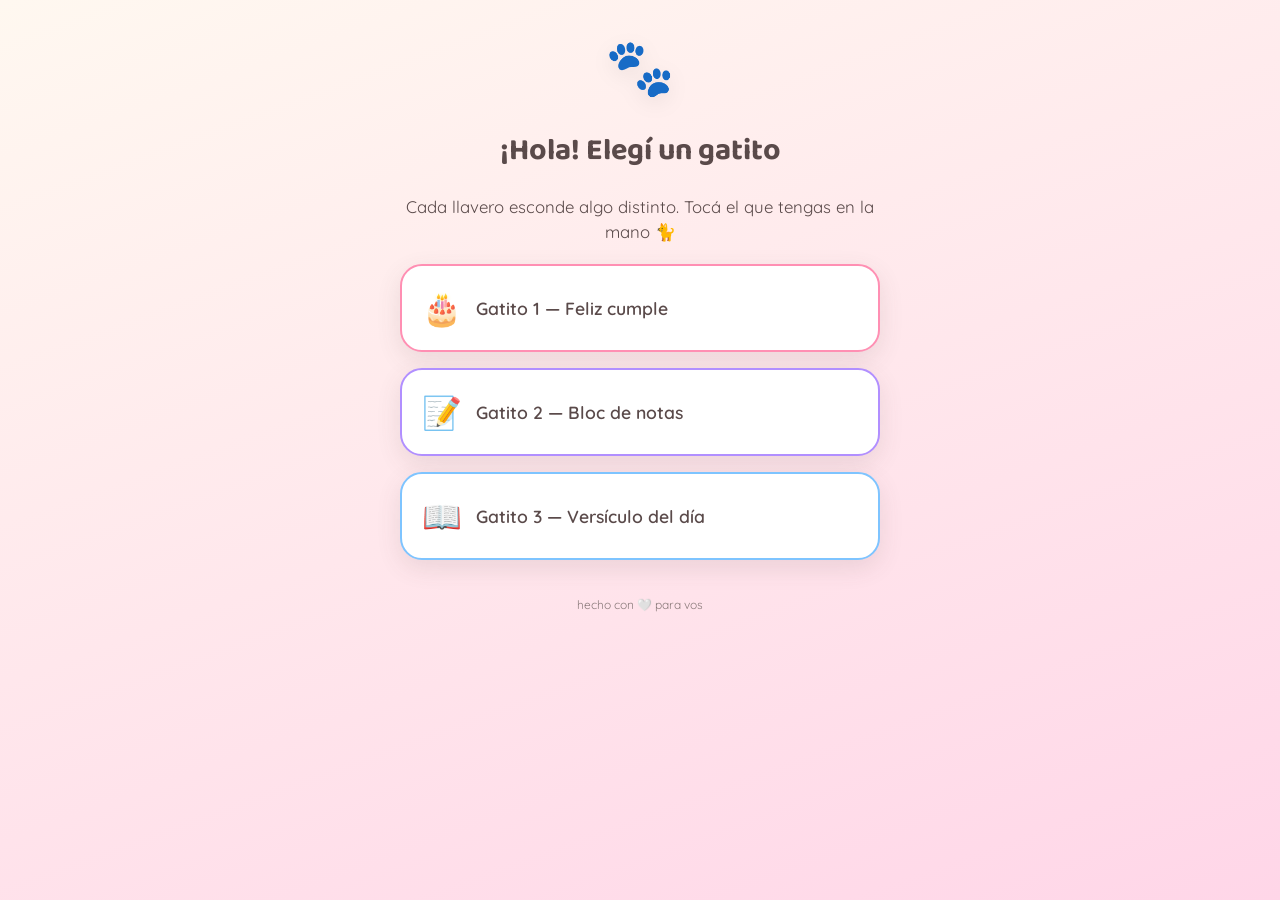
<file: index.html>
<!DOCTYPE html>
<html lang="es">
<head>
  <meta charset="UTF-8">
  <meta name="viewport" content="width=device-width, initial-scale=1.0">
  <title>Para vos 🐱</title>
  <link rel="preconnect" href="https://fonts.googleapis.com">
  <link rel="preconnect" href="https://fonts.gstatic.com" crossorigin>
  <link href="https://fonts.googleapis.com/css2?family=Baloo+2:wght@500;700&family=Quicksand:wght@400;500;700&display=swap" rel="stylesheet">
  <link rel="stylesheet" href="style.css">
</head>
<body>

  <div class="contenedor">
    <div class="emoji-gato">🐾</div>
    <h1><!-- REEMPLAZAR: nombre de tu amiga en el saludo --> ¡Hola! Elegí un gatito</h1>
    <p>Cada llavero esconde algo distinto. Tocá el que tengas en la mano 🐈</p>

    <nav class="menu">
      <a class="menu-link rosa" href="gatito1.html">
        <span class="menu-emoji">🎂</span>
        <span>Gatito 1 — Feliz cumple</span>
      </a>
      <a class="menu-link lavanda" href="gatito2.html">
        <span class="menu-emoji">📝</span>
        <span>Gatito 2 — Bloc de notas</span>
      </a>
      <a class="menu-link celeste" href="gatito3.html">
        <span class="menu-emoji">📖</span>
        <span>Gatito 3 — Versículo del día</span>
      </a>
    </nav>

    <footer>
      <!-- REEMPLAZAR: firma opcional, ej. "hecho con amor por [tu nombre]" -->
      hecho con 🤍 para vos
    </footer>
  </div>

</body>
</html>
</file>
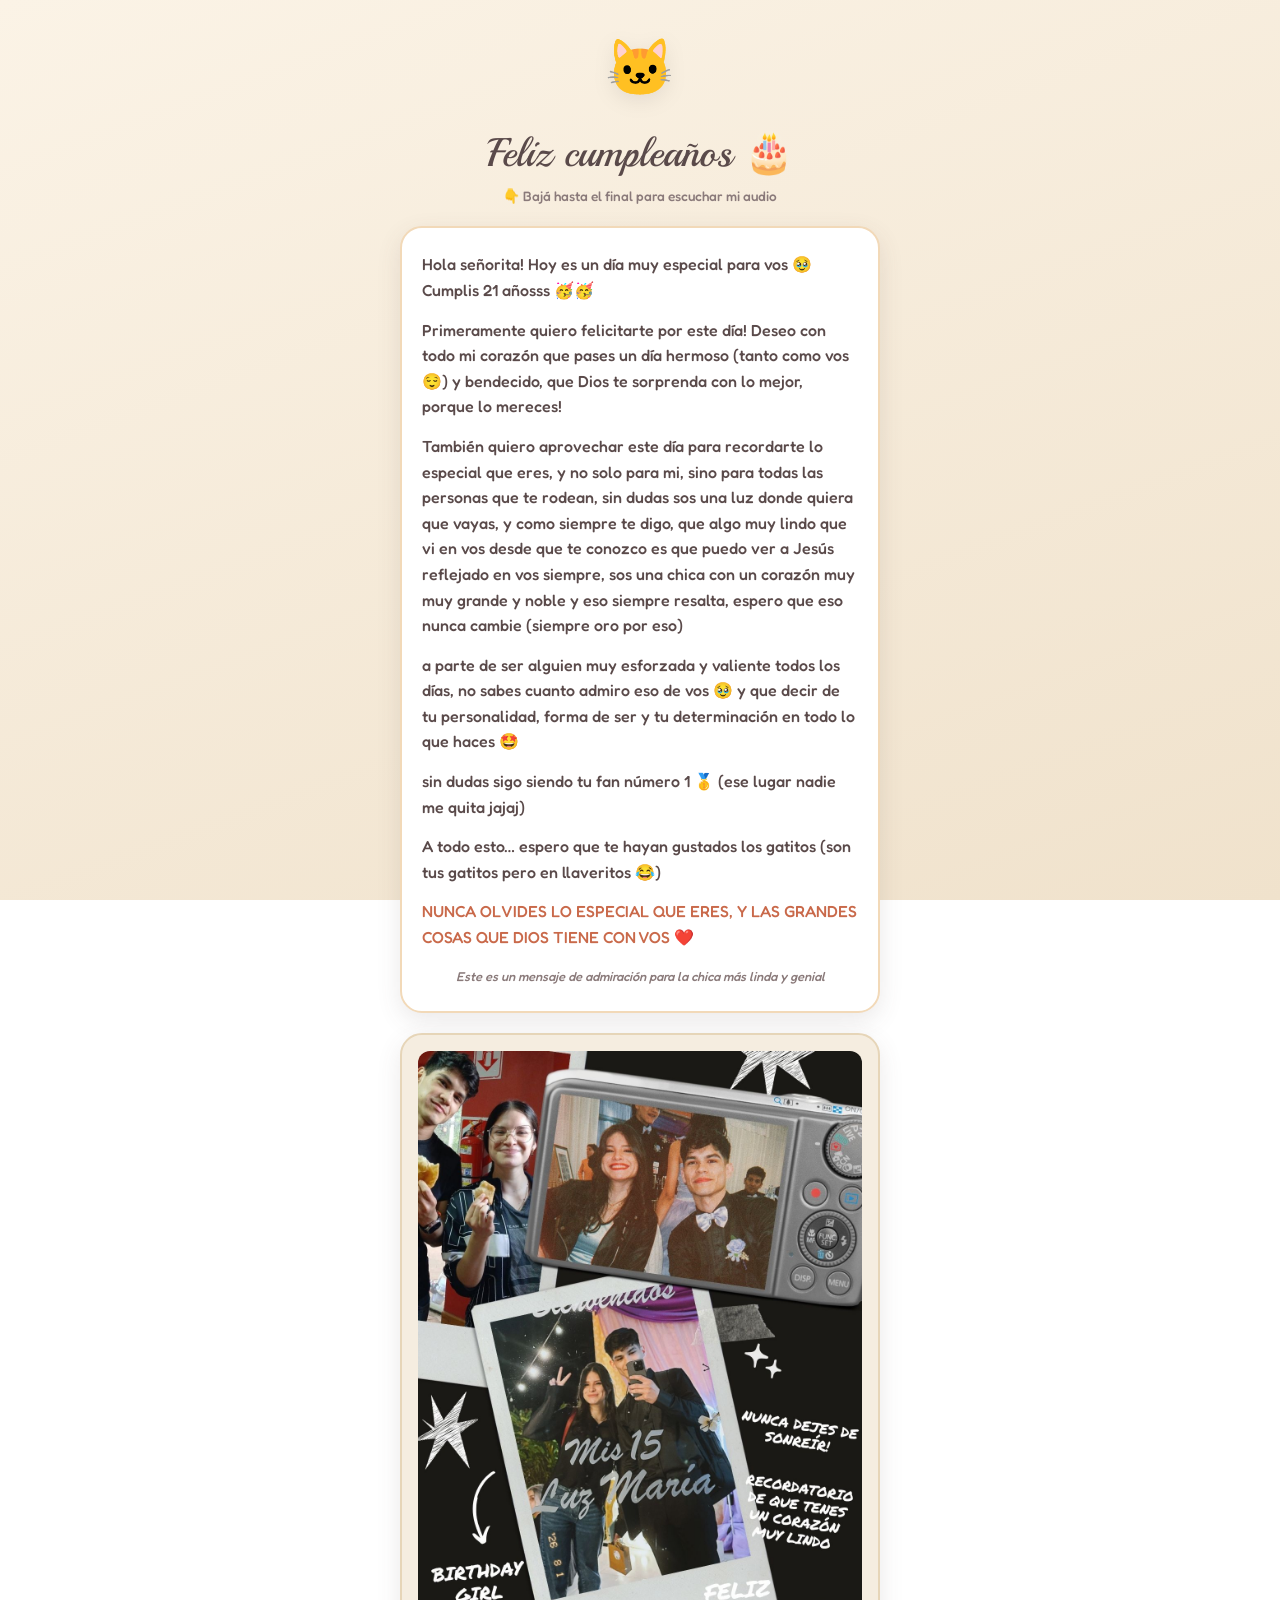
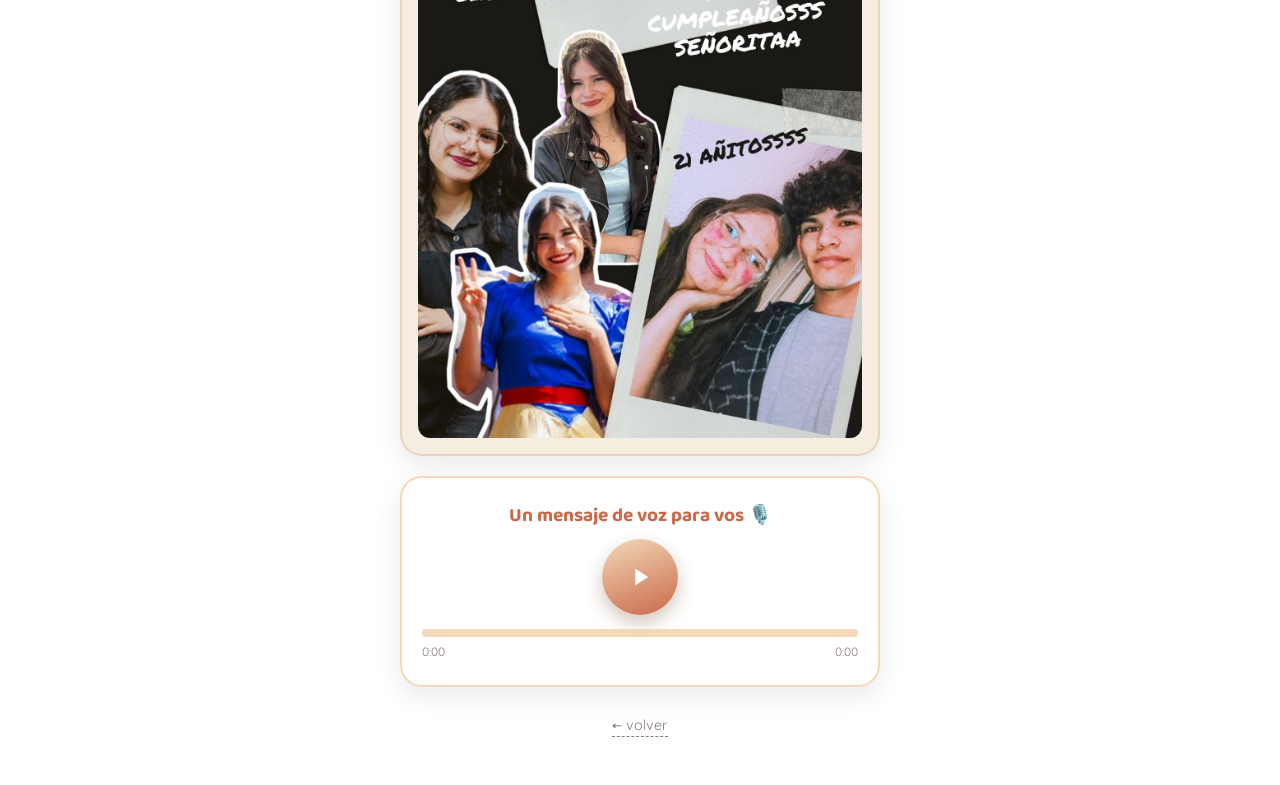
<file: gatito1.html>
<!DOCTYPE html>
<html lang="es">
<head>
  <meta charset="UTF-8">
  <meta name="viewport" content="width=device-width, initial-scale=1.0">
  <title>Feliz cumple 🎂</title>
  <link rel="preconnect" href="https://fonts.googleapis.com">
  <link rel="preconnect" href="https://fonts.gstatic.com" crossorigin>
  <link href="https://fonts.googleapis.com/css2?family=Baloo+2:wght@500;700&family=Quicksand:wght@400;500;700&family=Fredoka:wght@400;500;600;700&family=Pacifico&family=Playball&display=swap" rel="stylesheet">
  <link rel="stylesheet" href="style.css">
  <link rel="stylesheet" href="gatito1.css">
  <style>
    /* Acento propio de esta página: terracota cálido */
    :root {
      --acento: #c9694a;
      --acento-suave: #f2d9b8;
    }
  </style>
</head>
<body>

  <div class="contenedor">
    <div class="emoji-gato">🐱</div>
    <h1>Feliz cumpleaños 🎂</h1>

    <p class="aviso-audio">👇 Bajá hasta el final para escuchar mi audio</p>

    <div class="tarjeta mensaje-tarjeta">
      <p>Hola señorita! Hoy es un día muy especial para vos 🥹 Cumplis 21 añosss 🥳🥳</p>

      <p>Primeramente quiero felicitarte por este día! Deseo con todo mi corazón que pases un día hermoso (tanto como vos 😌) y bendecido, que Dios te sorprenda con lo mejor, porque lo mereces!</p>

      <p>También quiero aprovechar este día para recordarte lo especial que eres, y no solo para mi, sino para todas las personas que te rodean, sin dudas sos una luz donde quiera que vayas, y como siempre te digo, que algo muy lindo que vi en vos desde que te conozco es que puedo ver a Jesús reflejado en vos siempre, sos una chica con un corazón muy muy grande y noble y eso siempre resalta, espero que eso nunca cambie (siempre oro por eso)</p>

      <p>a parte de ser alguien muy esforzada y valiente todos los días, no sabes cuanto admiro eso de vos 🥹 y que decir de tu personalidad, forma de ser y tu determinación en todo lo que haces 🤩</p>

      <p>sin dudas sigo siendo tu fan número 1 🥇 (ese lugar nadie me quita jajaj)</p>

      <p>A todo esto… espero que te hayan gustados los gatitos (son tus gatitos pero en llaveritos 😂)</p>

      <p class="mensaje-destacado">NUNCA OLVIDES LO ESPECIAL QUE ERES, Y LAS GRANDES COSAS QUE DIOS TIENE CON VOS ❤️</p>

      <p class="firma-mensaje">Este es un mensaje de admiración para la chica más linda y genial</p>
    </div>

    <section class="scrapbook">
      <img class="collage-imagen" src="assets/collage-cumple.jpg" alt="Collage de fotos de cumpleaños de Marian">
    </section>

    <section class="tarjeta audio-tarjeta">
      <h2>Un mensaje de voz para vos 🎙️</h2>

      <div class="reproductor" id="reproductor">
        <button type="button" class="boton-play" id="boton-play" aria-label="Reproducir mensaje de voz">
          <svg id="icono-play" viewBox="0 0 24 24"><path d="M8 5v14l11-7z"/></svg>
          <svg id="icono-pause" class="icono-oculto" viewBox="0 0 24 24"><path d="M6 5h4v14H6zM14 5h4v14h-4z"/></svg>
        </button>

        <div class="progreso-envoltorio">
          <div class="progreso-barra" id="progreso-barra">
            <div class="progreso-relleno" id="progreso-relleno"></div>
          </div>
          <div class="progreso-tiempos">
            <span id="tiempo-actual">0:00</span>
            <span id="tiempo-total">0:00</span>
          </div>
        </div>
      </div>

      <p class="audio-proximamente oculto" id="audio-proximamente">🎵 Audio próximamente…</p>

      <audio id="audio-mensaje" preload="metadata">
        <source src="assets/mensaje-marian.m4a" type="audio/mp4">
      </audio>
    </section>

    <a class="volver" href="index.html">← volver</a>
  </div>

  <script>
    const audio = document.getElementById('audio-mensaje');
    const reproductor = document.getElementById('reproductor');
    const avisoProximamente = document.getElementById('audio-proximamente');
    const botonPlay = document.getElementById('boton-play');
    const iconoPlay = document.getElementById('icono-play');
    const iconoPause = document.getElementById('icono-pause');
    const progresoBarra = document.getElementById('progreso-barra');
    const progresoRelleno = document.getElementById('progreso-relleno');
    const tiempoActual = document.getElementById('tiempo-actual');
    const tiempoTotal = document.getElementById('tiempo-total');

    // ---------- El archivo de audio todavía no fue subido ----------
    function mostrarAudioProximamente() {
      reproductor.classList.add('oculto');
      avisoProximamente.classList.remove('oculto');
    }
    audio.addEventListener('error', mostrarAudioProximamente);

    function formatoTiempo(segundos) {
      if (!isFinite(segundos)) return '0:00';
      const min = Math.floor(segundos / 60);
      const seg = Math.floor(segundos % 60).toString().padStart(2, '0');
      return `${min}:${seg}`;
    }

    botonPlay.addEventListener('click', () => {
      if (audio.paused) {
        audio.play();
      } else {
        audio.pause();
      }
    });

    audio.addEventListener('play', () => {
      iconoPlay.classList.add('icono-oculto');
      iconoPause.classList.remove('icono-oculto');
    });

    audio.addEventListener('pause', () => {
      iconoPlay.classList.remove('icono-oculto');
      iconoPause.classList.add('icono-oculto');
    });

    audio.addEventListener('ended', () => {
      iconoPlay.classList.remove('icono-oculto');
      iconoPause.classList.add('icono-oculto');
    });

    audio.addEventListener('loadedmetadata', () => {
      tiempoTotal.textContent = formatoTiempo(audio.duration);
    });

    audio.addEventListener('timeupdate', () => {
      tiempoActual.textContent = formatoTiempo(audio.currentTime);
      const porcentaje = audio.duration ? (audio.currentTime / audio.duration) * 100 : 0;
      progresoRelleno.style.width = porcentaje + '%';
    });

    progresoBarra.addEventListener('click', (evento) => {
      if (!audio.duration) return;
      const rect = progresoBarra.getBoundingClientRect();
      const porcentaje = (evento.clientX - rect.left) / rect.width;
      audio.currentTime = porcentaje * audio.duration;
    });
  </script>

</body>
</html>
</file>
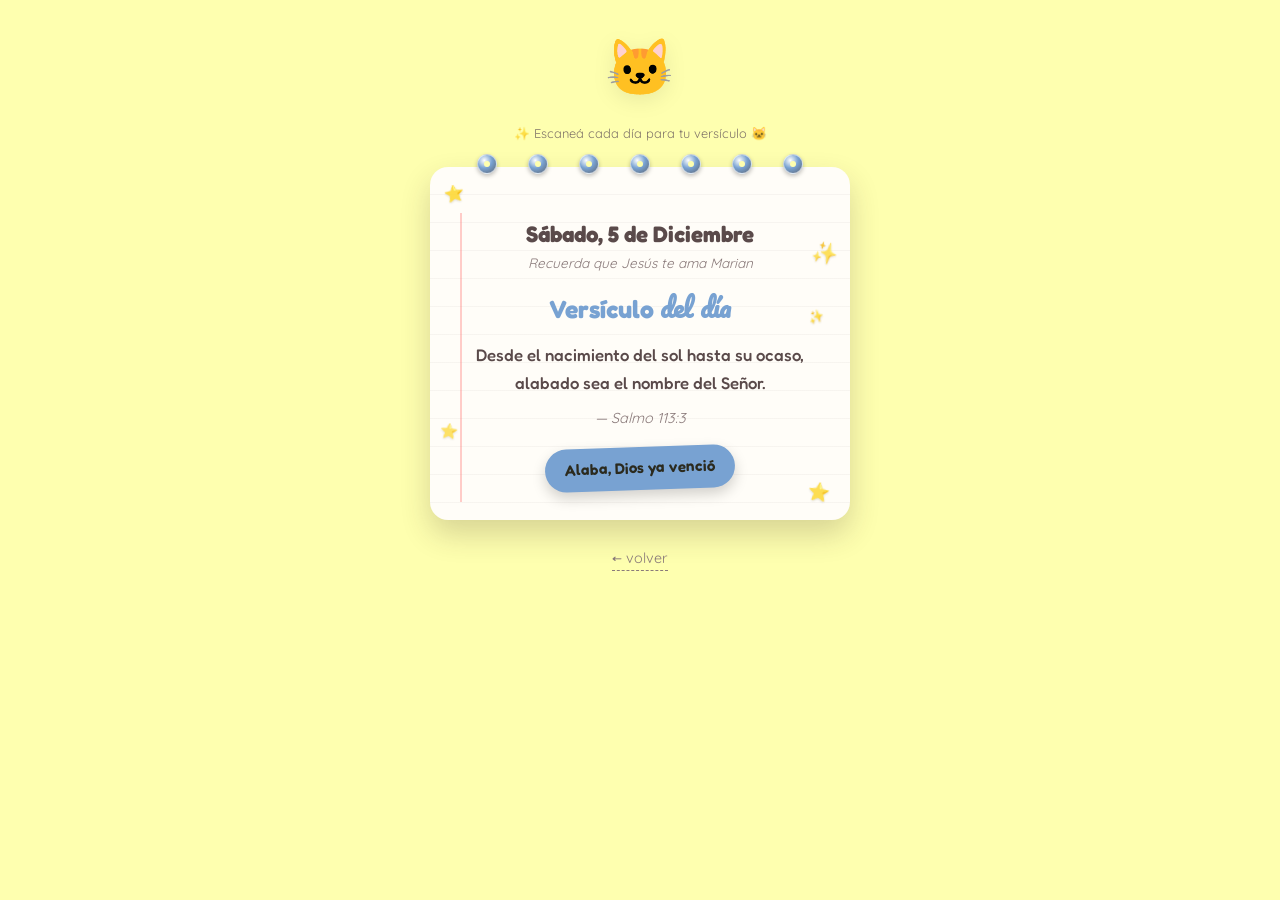
<file: gatito3.html>
<!DOCTYPE html>
<html lang="es">
<head>
  <meta charset="UTF-8">
  <meta name="viewport" content="width=device-width, initial-scale=1.0">
  <title>Versículo del día</title>
  <link rel="preconnect" href="https://fonts.googleapis.com">
  <link rel="preconnect" href="https://fonts.gstatic.com" crossorigin>
  <link href="https://fonts.googleapis.com/css2?family=Baloo+2:wght@500;700&family=Quicksand:wght@400;500;700&family=Fredoka:wght@400;500;600;700&family=Pacifico&display=swap" rel="stylesheet">
  <link rel="stylesheet" href="style.css">
  <link rel="stylesheet" href="gatito3.css">
</head>
<body>

  <div class="contenedor">
    <div class="emoji-gato">🐱</div>

    <p class="pista-escaneo">✨ Escaneá cada día para tu versículo 🐱</p>

    <div class="agenda-hoja">
      <div class="espiral" aria-hidden="true">
        <span class="anillo"></span>
        <span class="anillo"></span>
        <span class="anillo"></span>
        <span class="anillo"></span>
        <span class="anillo"></span>
        <span class="anillo"></span>
        <span class="anillo"></span>
      </div>

      <div class="estrellas" aria-hidden="true">
        <span class="estrella estrella-1">⭐</span>
        <span class="estrella estrella-2">✨</span>
        <span class="estrella estrella-3">⭐</span>
        <span class="estrella estrella-4">✨</span>
        <span class="estrella estrella-5">⭐</span>
      </div>

      <p class="fecha-hoy" id="fecha-hoy">Cargando fecha…</p>

      <!-- REEMPLAZAR: dedicatoria fija (texto permanente, no rota) -->
      <p class="dedicatoria">Recuerda que Jesús te ama Marian</p>

      <h1 class="titulo-versiculo">
        <span class="titulo-bold">Versículo</span><span class="titulo-script">del día</span>
      </h1>

      <div class="cuerpo-versiculo">
        <p class="texto-versiculo" id="texto-versiculo">Cargando versículo…</p>
        <p class="referencia-versiculo" id="referencia-versiculo"></p>

        <div class="sticker-mensaje">
          <span id="mensaje-versiculo"></span>
        </div>
      </div>
    </div>

    <a class="volver" href="index.html">← volver</a>
  </div>

  <script>
    // ---------- Datos de fecha en español (sin depender del locale del navegador) ----------
    const DIAS_SEMANA = ['Domingo', 'Lunes', 'Martes', 'Miércoles', 'Jueves', 'Viernes', 'Sábado'];
    const MESES = ['Enero', 'Febrero', 'Marzo', 'Abril', 'Mayo', 'Junio', 'Julio', 'Agosto', 'Septiembre', 'Octubre', 'Noviembre', 'Diciembre'];

    // ---------- Paletas de color (rotan según el día del año, independiente del versículo) ----------
    const PALETAS = [
      { // 1. Cotton Cloud + Glossy Cherry
        nombre: 'Cotton Cloud & Glossy Cherry',
        fondo: '#94DEFF',
        acento: '#FF277F',
        acentoSecundario: '#94DEFF',
        textoSticker: '#ffffff'
      },
      { // 2. Old Rose + Seashell + Sky Blue
        nombre: 'Old Rose, Seashell & Sky Blue',
        fondo: '#FAF0EA',
        acento: '#E19AA6',
        acentoSecundario: '#82B0CE',
        textoSticker: '#3a2222'
      },
      { // 3. Moon Tint + Sunny Herb + Blue Harbor + Ice Blue
        nombre: 'Moon Tint, Sunny Herb, Blue Harbor & Ice Blue',
        fondo: '#F3F6FF',
        acento: '#3770BF',
        acentoSecundario: '#8DC2FF',
        textoSticker: '#ffffff'
      },
      { // 4. Vista Blue + Mindaro
        nombre: 'Vista Blue & Mindaro',
        fondo: '#FEFFAF',
        acento: '#78A2D2',
        acentoSecundario: '#78A2D2',
        textoSticker: '#2b2a1e'
      }
    ];

    // Día del año (1-366). El módulo posterior evita que el día 366
    // de un año bisiesto quede fuera de rango: simplemente reutiliza
    // el índice que le corresponda dentro del array disponible.
    function obtenerDiaDelAnio(fecha) {
      const inicioDeAnio = new Date(fecha.getFullYear(), 0, 0);
      const diferenciaMs = fecha - inicioDeAnio;
      const unDiaMs = 1000 * 60 * 60 * 24;
      return Math.floor(diferenciaMs / unDiaMs);
    }

    function mostrarFecha(fecha) {
      const diaSemana = DIAS_SEMANA[fecha.getDay()];
      const dia = fecha.getDate();
      const mes = MESES[fecha.getMonth()];
      document.getElementById('fecha-hoy').textContent = `${diaSemana}, ${dia} de ${mes}`;
    }

    // Cálculo de paleta: totalmente independiente del índice de versículo
    // (no comparte fórmula ni depende de la cantidad de versículos cargados).
    function aplicarPaleta(fecha) {
      const diaDelAnio = obtenerDiaDelAnio(fecha);
      const indice = diaDelAnio % PALETAS.length;
      const paleta = PALETAS[indice];

      const raiz = document.documentElement;
      raiz.style.setProperty('--agenda-fondo', paleta.fondo);
      raiz.style.setProperty('--agenda-acento', paleta.acento);
      raiz.style.setProperty('--agenda-acento-secundario', paleta.acentoSecundario);
      raiz.style.setProperty('--agenda-texto-sticker', paleta.textoSticker);

      return paleta;
    }

    async function cargarVersiculo(fecha) {
      const elTexto = document.getElementById('texto-versiculo');
      const elReferencia = document.getElementById('referencia-versiculo');
      const elMensaje = document.getElementById('mensaje-versiculo');

      try {
        const respuesta = await fetch('assets/versiculos.json');
        if (!respuesta.ok) {
          throw new Error(`No se pudo cargar versiculos.json (status ${respuesta.status})`);
        }
        const versiculos = await respuesta.json();
        if (!Array.isArray(versiculos) || versiculos.length === 0) {
          throw new Error('El archivo de versículos está vacío');
        }

        // Día del año + offset anual, módulo cantidad de versículos disponibles
        // (el módulo asegura que el índice nunca quede fuera de rango, incluso
        // en el día 366 de un año bisiesto).
        const diaDelAnio = obtenerDiaDelAnio(fecha);
        const offset = fecha.getFullYear() % 365;
        const indice = (diaDelAnio + offset) % versiculos.length;
        const versiculo = versiculos[indice];

        elTexto.textContent = versiculo.texto;
        elReferencia.textContent = versiculo.referencia;
        elMensaje.textContent = versiculo.mensaje;

        return { indice, versiculo };
      } catch (error) {
        console.error('Error cargando el versículo del día:', error);
        elTexto.textContent = 'No pudimos cargar el versículo de hoy. Volvé a intentar más tarde.';
        elReferencia.textContent = '';
        elMensaje.textContent = '';
      }
    }

    document.addEventListener('DOMContentLoaded', () => {
      const hoy = new Date();
      mostrarFecha(hoy);
      aplicarPaleta(hoy);
      cargarVersiculo(hoy);
    });
  </script>

</body>
</html>
</file>
<file: style.css>
/* ===================================================
   style.css — Hoja de estilos compartida
   Regalo cumpleaños: llaveritos de gato con NFC
   =================================================== */

:root {
  /* Paleta pastel base */
  --crema: #fff8f0;
  --rosa: #ffd6e8;
  --rosa-fuerte: #ff8fb3;
  --lavanda: #e3d6ff;
  --lavanda-fuerte: #b18fff;
  --celeste: #d3ecff;
  --celeste-fuerte: #7ec4ff;
  --texto: #5a4a4a;
  --texto-suave: #8a7a7a;
  --blanco: #ffffff;

  /* Color de acento por defecto (se sobreescribe por página) */
  --acento: var(--rosa-fuerte);
  --acento-suave: var(--rosa);

  --radio: 22px;
  --sombra: 0 8px 24px rgba(90, 74, 74, 0.12);
}

* {
  box-sizing: border-box;
}

html {
  -webkit-text-size-adjust: 100%;
}

body {
  margin: 0;
  min-height: 100vh;
  font-family: 'Quicksand', 'Baloo 2', sans-serif;
  color: var(--texto);
  background: linear-gradient(160deg, var(--crema) 0%, var(--acento-suave) 100%);
  background-attachment: fixed;
  display: flex;
  flex-direction: column;
  align-items: center;
  padding: 24px 16px 48px;
  line-height: 1.5;
  animation: fadeIn 0.9s ease-out;
}

@keyframes fadeIn {
  from { opacity: 0; transform: translateY(12px); }
  to { opacity: 1; transform: translateY(0); }
}

.contenedor {
  width: 100%;
  max-width: 480px;
  display: flex;
  flex-direction: column;
  align-items: center;
  gap: 20px;
}

/* ---------- Encabezado ---------- */
.emoji-gato {
  font-size: 3.5rem;
  animation: float 3.2s ease-in-out infinite;
  filter: drop-shadow(0 6px 10px rgba(0,0,0,0.08));
}

@keyframes float {
  0%, 100% { transform: translateY(0) rotate(-2deg); }
  50% { transform: translateY(-10px) rotate(2deg); }
}

h1 {
  font-family: 'Baloo 2', 'Quicksand', sans-serif;
  font-size: 1.9rem;
  text-align: center;
  color: var(--texto);
  margin: 0;
}

h2 {
  font-family: 'Baloo 2', 'Quicksand', sans-serif;
  font-size: 1.2rem;
  color: var(--acento);
  margin: 0 0 8px;
}

p {
  text-align: center;
  font-size: 1.05rem;
  margin: 0;
}

/* ---------- Tarjetas ---------- */
.tarjeta {
  background: var(--blanco);
  border-radius: var(--radio);
  box-shadow: var(--sombra);
  padding: 24px 20px;
  width: 100%;
  text-align: center;
  border: 2px solid var(--acento-suave);
}

/* ---------- Foto placeholder ---------- */
.foto-placeholder {
  width: 100%;
  aspect-ratio: 4 / 3;
  background: repeating-linear-gradient(
    45deg,
    #e9e4e4,
    #e9e4e4 10px,
    #f2eeee 10px,
    #f2eeee 20px
  );
  border-radius: 16px;
  display: flex;
  align-items: center;
  justify-content: center;
  color: #9a8c8c;
  font-weight: 600;
  font-size: 0.95rem;
  border: 2px dashed #c9bcbc;
}

/* ---------- Video embed ---------- */
.video-envoltorio {
  position: relative;
  width: 100%;
  padding-bottom: 56.25%; /* 16:9 */
  height: 0;
  overflow: hidden;
  border-radius: 16px;
  box-shadow: var(--sombra);
}

.video-envoltorio iframe {
  position: absolute;
  top: 0; left: 0;
  width: 100%; height: 100%;
  border: 0;
}

/* ---------- Galería (gatito2) ---------- */
.galeria {
  display: grid;
  grid-template-columns: repeat(2, 1fr);
  gap: 14px;
  width: 100%;
}

.item-galeria {
  display: flex;
  flex-direction: column;
  gap: 8px;
  background: var(--acento-suave);
  padding: 10px;
  border-radius: 16px;
}

.item-galeria .foto-placeholder {
  aspect-ratio: 1 / 1;
}

.anecdota {
  font-size: 0.85rem;
  color: var(--texto);
  text-align: center;
  margin: 0;
}

/* ---------- Countdown (gatito3) ---------- */
.countdown {
  display: flex;
  justify-content: center;
  gap: 10px;
  flex-wrap: wrap;
  width: 100%;
}

.countdown-bloque {
  background: var(--acento-suave);
  border-radius: 14px;
  padding: 12px 10px;
  min-width: 64px;
  flex: 1;
}

.countdown-numero {
  display: block;
  font-family: 'Baloo 2', sans-serif;
  font-size: 1.8rem;
  font-weight: 700;
  color: var(--acento);
}

.countdown-etiqueta {
  display: block;
  font-size: 0.7rem;
  text-transform: uppercase;
  letter-spacing: 0.05em;
  color: var(--texto-suave);
}

/* ---------- Menú (index) ---------- */
.menu {
  display: flex;
  flex-direction: column;
  gap: 16px;
  width: 100%;
}

.menu-link {
  display: flex;
  align-items: center;
  gap: 14px;
  text-decoration: none;
  background: var(--blanco);
  border-radius: var(--radio);
  padding: 18px 20px;
  box-shadow: var(--sombra);
  color: var(--texto);
  font-weight: 600;
  font-size: 1.1rem;
  border: 2px solid transparent;
  transition: transform 0.2s ease, border-color 0.2s ease;
}

.menu-link:active {
  transform: scale(0.97);
}

.menu-link.rosa { border-color: var(--rosa-fuerte); }
.menu-link.lavanda { border-color: var(--lavanda-fuerte); }
.menu-link.celeste { border-color: var(--celeste-fuerte); }

.menu-emoji {
  font-size: 2rem;
}

/* ---------- Navegación inferior ---------- */
.volver {
  margin-top: 8px;
  font-size: 0.9rem;
  color: var(--texto-suave);
  text-decoration: none;
  border-bottom: 1px dashed var(--texto-suave);
}

/* ---------- Footer ---------- */
footer {
  margin-top: 16px;
  font-size: 0.75rem;
  color: var(--texto-suave);
  text-align: center;
}

/* ---------- Responsive: pantallas muy chicas ---------- */
@media (max-width: 340px) {
  h1 { font-size: 1.6rem; }
  .emoji-gato { font-size: 3rem; }
  .galeria { grid-template-columns: repeat(2, 1fr); gap: 10px; }
}
</file>
<file: gatito1.css>
/* ===================================================
   gatito1.css — Estilos específicos de "Feliz cumpleaños"
   Se carga después de style.css y lo complementa.
   Paleta cálida/beige tipo scrapbook, propia de esta página.
   =================================================== */

:root {
  --scrap-fondo: #f5ede0;
}

body {
  background: linear-gradient(160deg, #fbf3e6 0%, #f0e2cc 100%);
  background-attachment: fixed;
}

/* ---------- Título ---------- */
h1 {
  font-family: 'Playball', cursive;
  font-weight: 400;
  font-size: 2.5rem;
  line-height: 1.25;
}

/* ---------- Aviso del audio ---------- */
.aviso-audio {
  font-family: 'Fredoka', sans-serif;
  font-weight: 500;
  font-size: 0.85rem;
  color: var(--texto-suave);
  text-align: center;
  margin-top: -12px;
}

/* ---------- Mensaje ---------- */
.mensaje-tarjeta {
  text-align: left;
}

.mensaje-tarjeta p {
  text-align: left;
  margin: 0 0 14px;
  font-family: 'Fredoka', sans-serif;
  font-weight: 500;
  font-size: 1rem;
  line-height: 1.6;
}

.mensaje-tarjeta p:last-of-type {
  margin-bottom: 0;
}

.mensaje-destacado {
  font-weight: 600;
  color: var(--acento, #c9694a);
}

.firma-mensaje {
  margin-top: 16px !important;
  font-weight: 500;
  font-style: italic;
  font-size: 0.8rem !important;
  color: var(--texto-suave);
  text-align: center !important;
}

/* ---------- Sección scrapbook (imagen de collage armada en Canva) ---------- */
.scrapbook {
  width: 100%;
  background: var(--scrap-fondo);
  border-radius: var(--radio);
  box-shadow: var(--sombra);
  border: 2px solid #e6d5b8;
  padding: 16px;
}

.collage-imagen {
  display: block;
  width: 100%;
  max-width: 100%;
  height: auto;
  border-radius: 12px;
}

/* ---------- Reproductor de audio ---------- */
.audio-tarjeta {
  text-align: center;
}

.reproductor {
  display: flex;
  flex-direction: column;
  align-items: center;
  gap: 14px;
}

.boton-play {
  width: 76px;
  height: 76px;
  border-radius: 50%;
  border: none;
  background: linear-gradient(160deg, var(--acento-suave, #f2d9b8) 0%, var(--acento, #c9694a) 100%);
  box-shadow: 0 8px 18px rgba(120, 80, 40, 0.32);
  display: flex;
  align-items: center;
  justify-content: center;
  cursor: pointer;
  transition: transform 0.15s ease;
  flex-shrink: 0;
}

.boton-play:active {
  transform: scale(0.94);
}

.boton-play svg {
  width: 28px;
  height: 28px;
  fill: #fff;
}

.boton-play svg.icono-oculto {
  display: none;
}

/* Utilidad para ocultar elementos que ya tienen su propio "display"
   declarado (el atributo hidden pierde contra reglas de autor). */
.oculto {
  display: none !important;
}

.progreso-envoltorio {
  width: 100%;
}

.progreso-barra {
  width: 100%;
  height: 8px;
  background: var(--acento-suave, #f2d9b8);
  border-radius: 999px;
  overflow: hidden;
  cursor: pointer;
}

.progreso-relleno {
  height: 100%;
  width: 0%;
  background: var(--acento, #c9694a);
  border-radius: 999px;
  transition: width 0.1s linear;
}

.progreso-tiempos {
  display: flex;
  justify-content: space-between;
  font-size: 0.75rem;
  color: var(--texto-suave);
  margin-top: 6px;
}

.audio-proximamente {
  font-size: 0.95rem;
  color: var(--texto-suave);
}

/* ---------- Responsive: pantallas muy chicas ---------- */
@media (max-width: 340px) {
  h1 { font-size: 2rem; }
  .scrapbook { padding: 12px; }
}
</file>
<file: gatito3.css>
/* ===================================================
   gatito3.css — Estilos específicos de "Versículo del día"
   Se carga después de style.css y lo complementa.
   Las variables --agenda-* se recalculan en JS según el
   día del año (rotación diaria de paleta de color).
   =================================================== */

:root {
  /* Valores por defecto antes de que el JS los recalcule */
  --agenda-fondo: #FAF0EA;
  --agenda-acento: #E19AA6;
  --agenda-acento-secundario: #82B0CE;
  --agenda-texto-sticker: #3a2222;
}

body {
  background: var(--agenda-fondo);
  background-attachment: fixed;
}

.contenedor {
  max-width: 420px;
}

/* ---------- Pista de escaneo diario ---------- */
/* Gris neutro (no el acento de la paleta) verificado con contraste
   >= 4.2:1 sobre las 4 paletas de fondo, para que se lea bien sin
   competir con la fecha ni con el encabezado. */
.pista-escaneo {
  font-family: 'Quicksand', sans-serif;
  font-size: 0.8rem;
  color: #6b5d5d;
  text-align: center;
  margin: -4px 0 4px;
  opacity: 0.85;
}

/* ---------- Hoja de agenda ---------- */
.agenda-hoja {
  position: relative;
  width: 100%;
  text-align: center;
  background: #fffdf8;
  border-radius: 18px;
  box-shadow: 0 14px 30px rgba(60, 40, 40, 0.2);
  padding: 46px 22px 30px;
  background-image: repeating-linear-gradient(
    to bottom,
    transparent,
    transparent 27px,
    rgba(80, 60, 60, 0.09) 28px
  );
}

/* línea de margen estilo cuaderno */
.agenda-hoja::before {
  content: "";
  position: absolute;
  top: 46px;
  bottom: 18px;
  left: 30px;
  width: 1.5px;
  background: rgba(255, 90, 90, 0.3);
}

/* ---------- Espiral de agenda ---------- */
.espiral {
  position: absolute;
  top: -13px;
  left: 0;
  right: 0;
  display: flex;
  justify-content: space-evenly;
  padding: 0 16px;
}

.anillo {
  position: relative;
  width: 20px;
  height: 20px;
  border-radius: 50%;
  background: radial-gradient(
    circle at 35% 30%,
    #ffffff 0%,
    var(--agenda-acento-secundario) 45%,
    #5c6470 100%
  );
  box-shadow: 0 2px 4px rgba(0, 0, 0, 0.25);
  border: 1px solid rgba(255, 255, 255, 0.6);
  flex-shrink: 0;
}

.anillo::after {
  content: "";
  position: absolute;
  inset: 6px;
  border-radius: 50%;
  background: var(--agenda-fondo);
}

/* ---------- Estrellitas decorativas ---------- */
.estrellas {
  position: absolute;
  inset: 0;
  pointer-events: none;
}

.estrella {
  position: absolute;
  user-select: none;
  filter: drop-shadow(0 1px 1px rgba(0, 0, 0, 0.15));
}

.estrella-1 { top: 14px;  left: 14px;  font-size: 1rem;   opacity: .9; transform: rotate(-10deg); }
.estrella-2 { top: 70px;  right: 12px; font-size: 1.3rem; opacity: .8; transform: rotate(12deg); }
.estrella-3 { bottom: 78px; left: 10px; font-size: .9rem; opacity: .75; transform: rotate(6deg); }
.estrella-4 { top: 140px; right: 26px; font-size: .8rem;  opacity: .9; transform: rotate(-16deg); }
.estrella-5 { bottom: 16px; right: 20px; font-size: 1.1rem; opacity: .85; transform: rotate(8deg); }

/* ---------- Fecha y dedicatoria ---------- */
.fecha-hoy {
  font-family: 'Fredoka', 'Baloo 2', sans-serif;
  font-weight: 700;
  font-size: 1.4rem;
  color: var(--texto);
  margin: 4px 0 2px;
}

.dedicatoria {
  font-family: 'Quicksand', sans-serif;
  font-style: italic;
  font-size: 0.85rem;
  color: var(--texto-suave);
  margin: 0 0 8px;
}

/* ---------- Encabezado "Versículo del día" ---------- */
.titulo-versiculo {
  display: flex;
  flex-wrap: wrap;
  justify-content: center;
  align-items: baseline;
  gap: 6px;
  margin: 16px 0 14px;
}

.titulo-bold {
  font-family: 'Fredoka', sans-serif;
  font-weight: 700;
  font-size: 1.55rem;
  color: var(--agenda-acento);
}

.titulo-script {
  font-family: 'Pacifico', cursive;
  font-size: 1.6rem;
  color: var(--agenda-acento);
}

/* ---------- Cuerpo del versículo ---------- */
/* Padding simétrico para separar el texto de la línea de margen
   (.agenda-hoja::before) sin descentrarlo respecto a la fecha,
   la dedicatoria y el encabezado de arriba. */
.cuerpo-versiculo {
  padding: 0 22px;
}

.texto-versiculo {
  font-family: 'Fredoka', sans-serif;
  font-weight: 500;
  font-size: 1.05rem;
  line-height: 1.65;
  color: var(--texto);
  margin: 0 0 10px;
}

.referencia-versiculo {
  font-family: 'Quicksand', sans-serif;
  font-style: italic;
  font-size: 0.9rem;
  color: var(--texto-suave);
  margin: 0 0 18px;
}

.referencia-versiculo::before {
  content: "— ";
}

/* ---------- Sticker de mensaje motivacional ---------- */
.sticker-mensaje {
  display: inline-block;
  padding: 10px 20px;
  border-radius: 999px;
  background: var(--agenda-acento);
  color: var(--agenda-texto-sticker);
  font-family: 'Fredoka', sans-serif;
  font-weight: 600;
  font-size: 0.95rem;
  box-shadow: 0 6px 14px rgba(0, 0, 0, 0.18);
  transform: rotate(-2deg);
}

/* ---------- Responsive: pantallas muy chicas ---------- */
@media (max-width: 340px) {
  .fecha-hoy { font-size: 1.2rem; }
  .titulo-bold, .titulo-script { font-size: 1.35rem; }
  .texto-versiculo { font-size: 0.95rem; }
  .anillo { width: 16px; height: 16px; }
}
</file>
